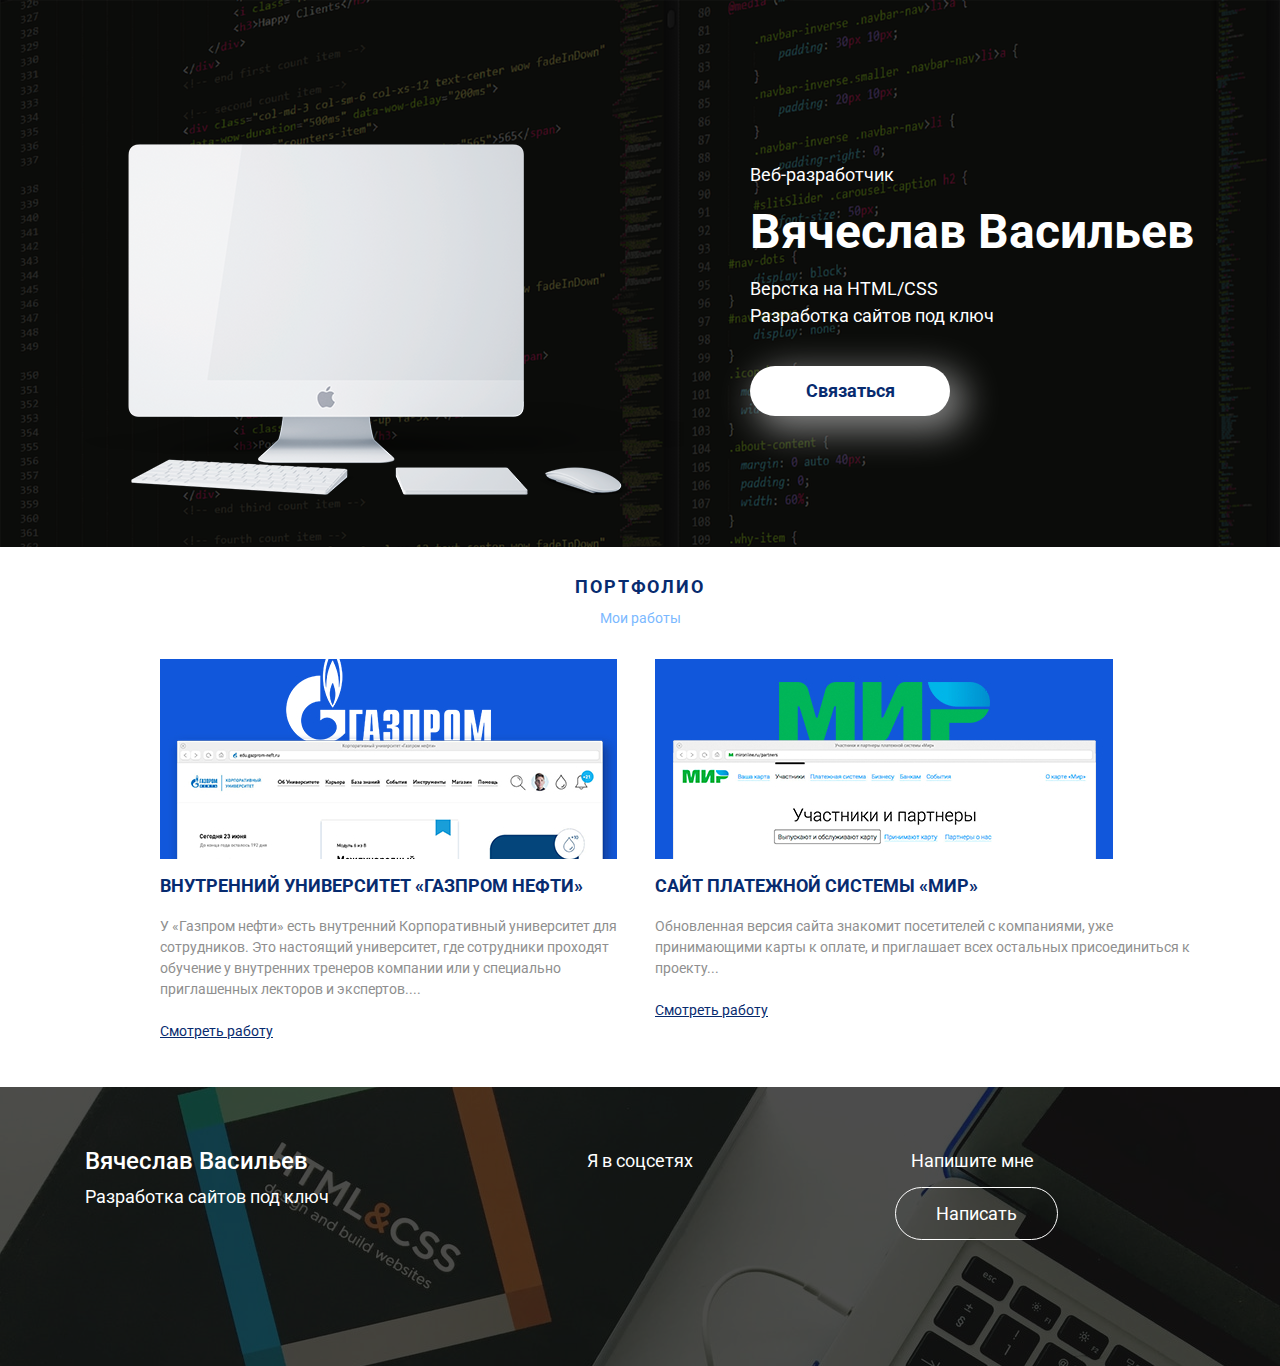
<file: html/glo-intensiv/index.html>
<!DOCTYPE html>
<html lang="ru">
<head>
	<meta charset="UTF-8">
	<meta http-equiv="X-UA-Compatible" content="IE=edge">
	<meta name="viewport" content="width=device-width, initial-scale=1">
	<meta name="description" content="">
	<meta name="auyhor" content="">
	<link rel="icon" href="/favicon.ico">
	<link rel="stylesheet" href="css/bootstrap.min.css ">
	<link rel="stylesheet" href="css/animate.css">
	<link rel="stylesheet" href="css/style.css">
	<link href="https://fonts.googleapis.com/css?family=Roboto:400,700&amp;subset=cyrillic" rel="stylesheet">
	<title>Разработка web сайтов под ключ</title>
</head>
<body>
	<header>
		<div class="container">
			<div class="row">
				<div class="col-xl-7 col-lg-7">
					<img class="header-img wow fadeInLeftBig" data-wow-delay="0.1s" src="img/imac--smart-object-.png" alt="monitor">
				</div>
				<div class="col-xl-5 col-lg-5">
					<p class="header-pretitle wow fadeInRightBig" data-wow-delay="0.7s">Веб-разработчик</p>
					<h1 class="header-title wow fadeInRightBig" data-wow-delay="0.1s">Вячеслав Васильев</h1>
					<p class="header-subtitle wow fadeInRightBig" data-wow-delay="1s">Верстка на HTML/CSS<br>
						Разработка сайтов под ключ</p>
					<div class="header-button-block wow fadeInRightBig" data-wow-delay="1.5s">
						<a class="header-btn" href="https://vk.me/vvv141188" target="_blank">Связаться</a href="https://vk.me/vvv141188">
						<!-- <small>*Это бесплатно</small> -->
					</div>
				</div>
			</div>
		</div>
	</header>

	<section class="portfolio">
		<div class="container">
			<div class="portfolio-block wow fadeIn" data-wow-delay="0.1s">
				<h2 class="portfolio-title">Портфолио</h2>
				<p class="portfolio-subtitle">Мои работы</p>
				<div class="row">
					<div class="col-md-6">
						<div class="portfolio-col-1">
							<img src="img/gazprom.jpg" alt="gazprom">
							<h3>Внутренний университет «Газпром нефти»</h3>
							<p class="portfolio-text">У «Газпром нефти» есть внутренний Корпоративный университет для сотрудников. Это настоящий университет, где сотрудники проходят обучение у внутренних тренеров компании или у специально приглашенных лекторов и экспертов....</p>
							<a href="#">Смотреть работу</a>
						</div>
					</div>
					<div class="col-md-6">
						<div class="portfolio-col-2">
							<img src="img/mir.jpg" alt="mir">
							<h3>Сайт платежной системы «Мир»</h3>
							<p class="portfolio-text">Обновленная версия сайта знакомит посетителей с компаниями, уже принимающими карты к оплате, и приглашает всех остальных присоединиться к проекту...</p>
							<a href="#">Смотреть работу</a>
						</div>
					</div>
				</div>
			</div>
		</div>
	</section>

	<footer>
		<div class="container">
			<div class="row">
				<div class="col-md-4">
					<h4 class="footer-autor">Вячеслав Васильев</h4>
					<p class="footer-text">Разработка сайтов под ключ</p>
				</div>
				<div class="col-md-4">
					<div class="social-block">
						<p>Я в соцсетях</p>
						<a class="wow fadeInDownBig" href="#"
						data-wow-delay="0.2s"><img src="img/icon/facebook-logo-button.png" alt="facebook"></a>
						<a class="wow fadeInDownBig" href="#"
						data-wow-delay="0.4s"><img src="img/icon/telegram-symbol.png" alt="telegram"></a>
						<a class="wow fadeInDownBig" href="https://vk.com/vvv141188"
						data-wow-delay="0.6s"><img src="img/icon/vk-social-logotype.png" alt="vk"></a>
					</div>
				</div>
				<div class="col-md-4">
					<p class="footer-feedback">Напишите мне</p>
					<p class="footer-btn-center">
						<a class="footer-btn" href="https://vk.me/vvv141188" target="_blank">Написать</a>
					</p>
				</div>
			</div>
		</div>
	</footer>
	
	<script src="js/wow.min.js"></script>
	<script>
		new WOW().init();
	</script>
</body>
</html>
</file>
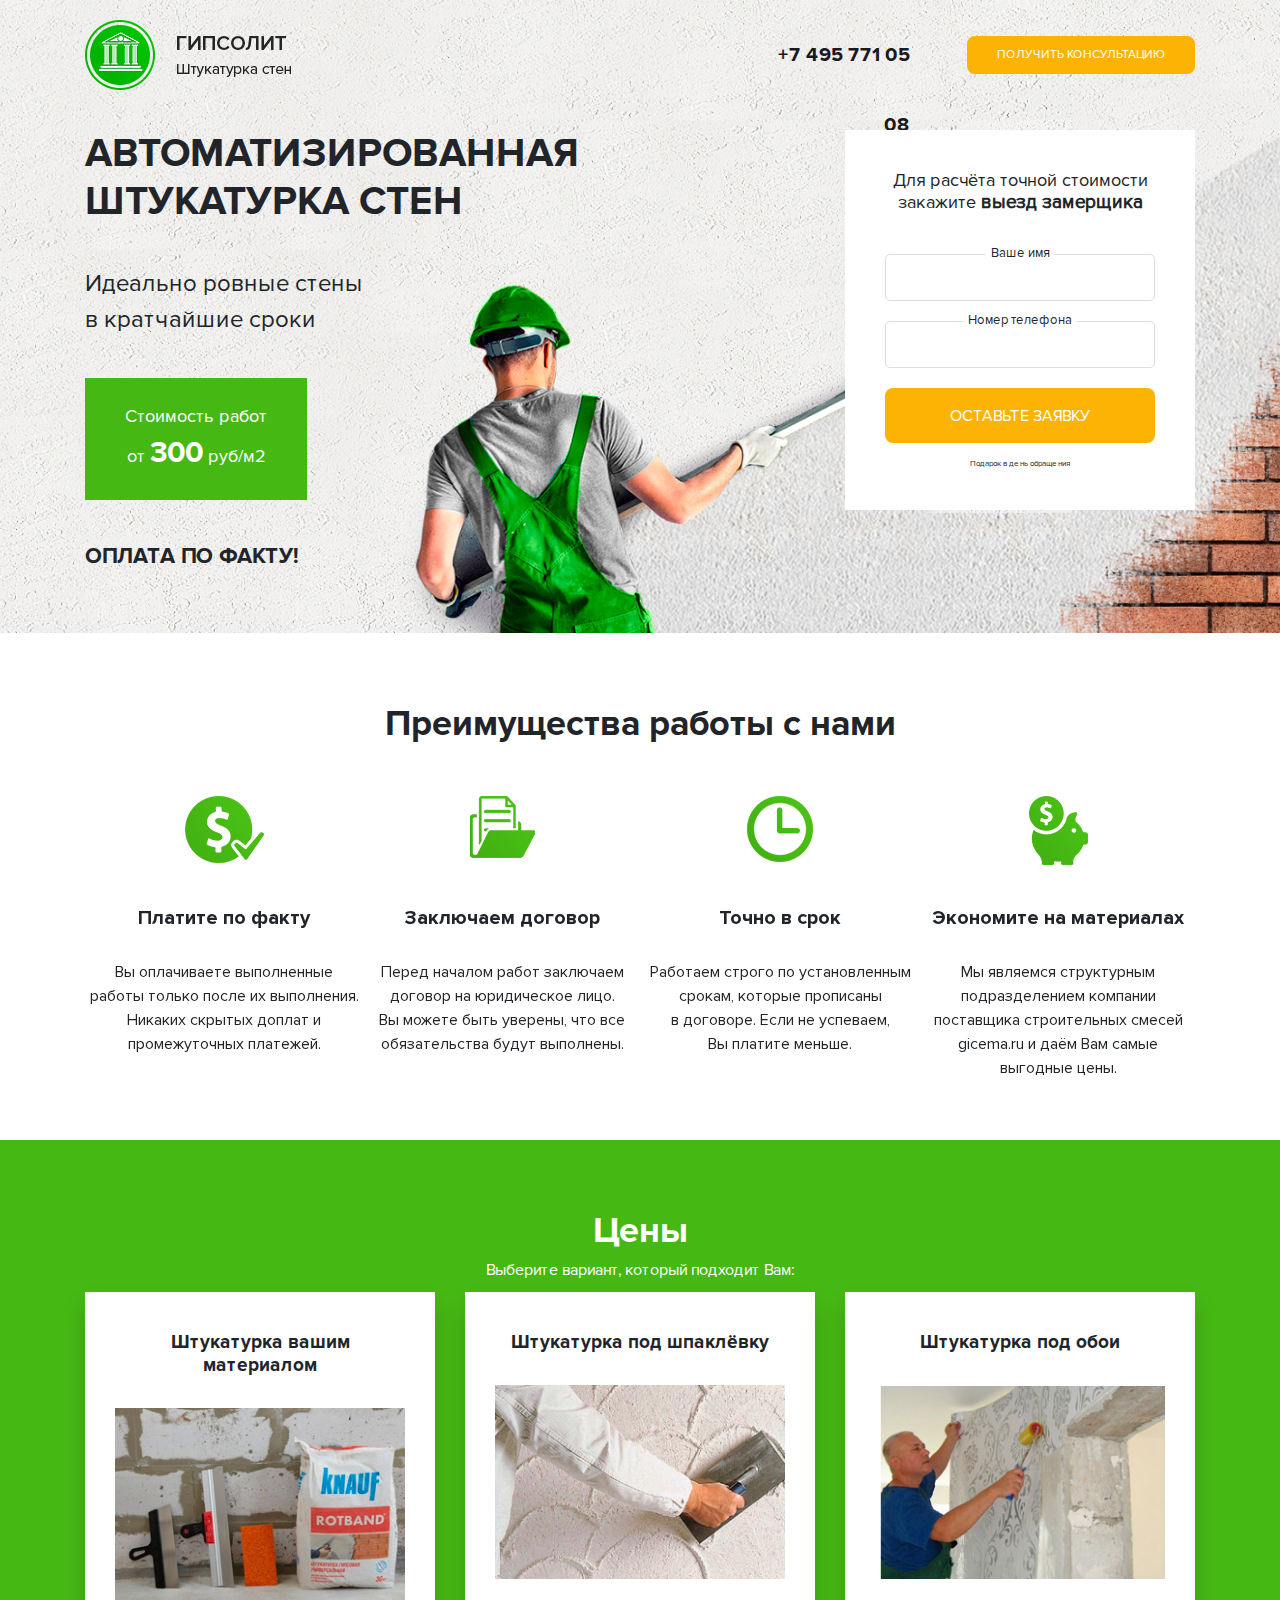
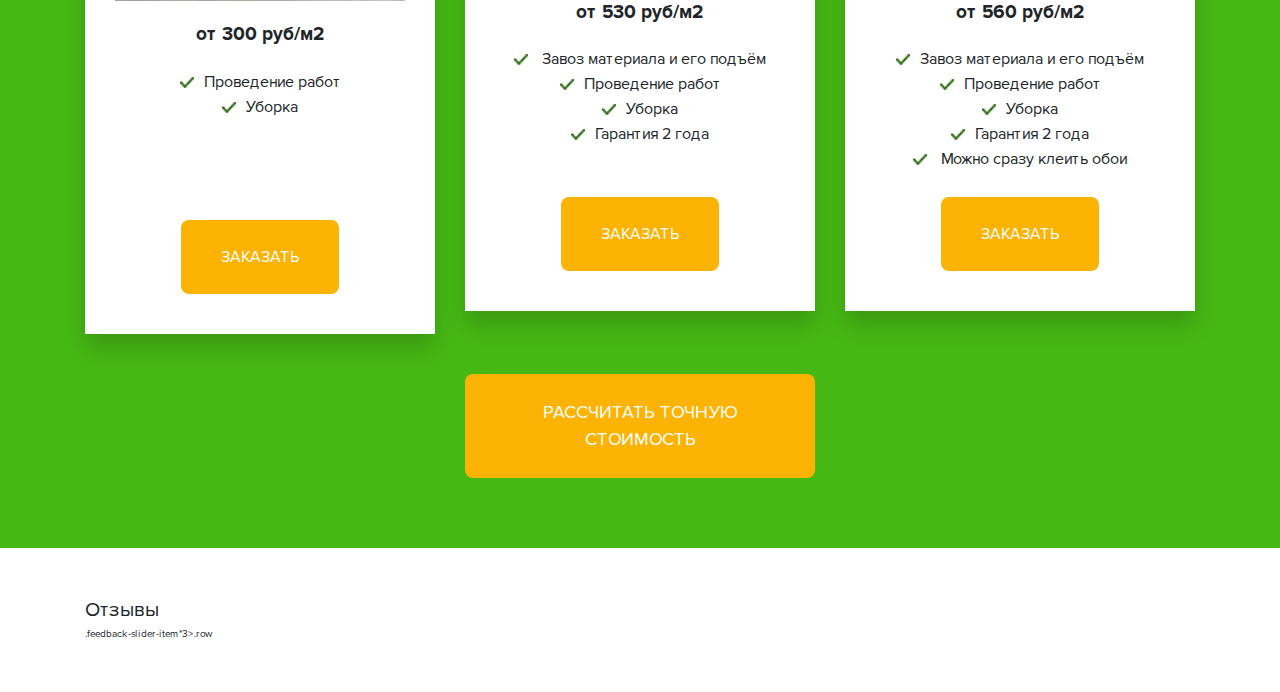
<file: html/glo-web10/module5/index.html>
<!DOCTYPE html>
<html lang="ru">
	<head>
		<meta charset="utf-8">
		<meta name="viewport" content="width=device-width, initial-scale=1, shrink-to-fit=no">
		<link rel="icon" href="/favicon.ico">
		<title>Автоматизированная штукатурка стен</title>
		<link href="css/bootstrap.min.css" rel="stylesheet">
		<link href="css/style.css" rel="stylesheet">
	</head>
	<body>
    
		<main class="main">
		  <div class="container">
        <div class="header">
          <div class="row">
            <div class="col-lg-3 col-md-4 col-sm-12">
              <img src="img/logo.png" alt="logo">
            </div>
            <div class="col-xl-2 offset-xl-4 col-lg-4 offset-lg-2 col-md-4 offset-md-0 col-sm-12">
              <p class="phone-block"><a class="phone-link" href="tel:+74957710508">+7 495 771 05 08</a></p>
            </div>
            <div class="col-lg-3 col-md-4 col-sm-12">
              <div class="wrap">
                <div class="wrap-block">
                  <button class="button header-btn popup-btn">Получить консультацию</button>
                </div>
              </div>
            </div>
          </div>
        </div>
        <div class="main-content">
          <div class="row">
            <div class="col-xl-6 col-lg-7 col-md-12">
              <div class="main-title">
                <h1>Автоматизированная штукатурка стен</h1>
                <p class="main-subtitle">Идеально ровные стены<br>в кратчайшие сроки</p>
                <span>Стоимость работ<br>
                      от <strong>300</strong> руб/м2
                </span>
                <strong class="main-trigger">Оплата по факту!</strong>
              </div>
            </div>
            <div class="col-xl-4 offset-xl-2 col-lg-5 offset-lg-0 col-md-8 offset-md-2">
              <div class="main-form">
                <h2 class="main-form-header">Для расчёта точной стоимости <br>закажите <strong>выезд замерщика</strong></h2>
                <form action="#">
                  <label for="#">Ваше имя</label>
                  <input class="main-form-input" type="text">
                  <label for="#">Номер телефона</label>
                  <input class="main-form-input" type="text">
                  <button class="main-form-btn button" type="submit">Оставьте заявку</button>
                  <small>Подарок в день обращения</small>
                </form>
                
              </div>
            </div>
          </div>
        </div>
      </div>	
		</main>
		
<section class="features">
  <div class="container">
    <h2 class="features-header">Преимущества работы с нами</h2>
    <div class="features-slider">
      <div class="features-block">
        <div class="features-img">
          <picture>
            <source srcset="img/features/coin.svg" type="image/">
            <img src="img/features/coin.png" alt="Платите по факту">
          </picture>
        </div>
        <h3>Платите по факту</h3>
        <p>Вы оплачиваете выполненные <br>работы только после их выполнения. <br>Никаких скрытых доплат и <br>промежуточных платежей.</p>
      </div>
      <div class="features-block">
        <div class="features-img">
          <picture>
            <source srcset="img/features/folde.svg" type="image/">
            <img src="img/features/folde.png" alt="Заключаем договор">
          </picture>
        </div>
        <h3>Заключаем договор</h3>
        <p>Перед началом работ заключаем <br>договор на юридическое лицо. <br>Вы можете быть уверены, что все <br>обязательства будут выполнены.</p>
      </div>
      <div class="features-block">
        <div class="features-img">
          <picture>
            <source srcset="img/features/clock.svg" type="image/">
            <img src="img/features/clock.png" alt="Точно в срок">
          </picture>
        </div>
        <h3>Точно в срок</h3>
        <p>Работаем строго по установленным <br>срокам, которые прописаны <br>в договоре. Если не успеваем, <br>Вы платите меньше.</p>
      </div>
      <div class="features-block">
        <div class="features-img">
          <picture>
            <source srcset="img/features/pig.svg" type="image/">
            <img src="img/features/pig.png" alt="Экономите на материалах">
          </picture>
        </div>
        <h3>Экономите на материалах</h3>
        <p>Мы являемся структурным <br>подразделением компании <br>поставщика строительных смесей <br>gicema.ru  и даём Вам самые <br>выгодные цены.</p>
      </div>
    </div>
  </div>
</section>

<section class="price">
  <div class="container">
    <div class="price-header">
      <div class="row">
        <div class="col-xl-4 offset-xl-4">
          <h2>Цены</h2>
          <p>Выберите вариант, который подходит Вам:</p>
        </div>

      </div>
      <div class="row">
        <div class="col-lg-4">
          <div class="price-block">
            <h4>Штукатурка вашим материалом</h4>
            <img src="img/price/price1.jpg" alt="Штукатурка вашим материалом">
            <span class="price-tag">от 300 руб/м2</span>
            <ul class="price-list">
              <li>Проведение работ</li>
              <li>Уборка</li>
            </ul>
            <button class="button price-button">Заказать</button>
          </div>
        </div>
        <div class="col-lg-4">
          <div class="price-block">
            <h4>Штукатурка под шпаклёвку</h4>
            <img src="img/price/price2.jpg" alt="Штукатурка под шпаклёвку">
            <span class="price-tag">от 530 руб/м2</span>
            <ul class="price-list">
              <li> Завоз материала и его подъём</li>
              <li>Проведение работ</li>
              <li>Уборка</li>
              <li>Гарантия 2 года</li>
            </ul>
            <button class="button price-button">Заказать</button>
          </div>
        </div>
        <div class="col-lg-4">
          <div class="price-block">
            <h4>Штукатурка под обои</h4>
            <img src="img/price/price3.jpg" alt="Штукатурка под обои">
            <span class="price-tag">от 560 руб/м2</span>
            <ul class="price-list">
              <li>Завоз материала и его подъём</li>
              <li>Проведение работ</li>
              <li>Уборка</li>
              <li>Гарантия 2 года</li>
              <li> Можно сразу клеить обои</li>
            </ul>
            <button class="button price-button">Заказать</button>
          </div>
        </div>
      </div>
      <div class="row">
        <div class="col-lg-4 offset-lg-4">
          <button class="button price-button-cal" data-toggle="modal">Рассчитать точную стоимость</button>
        </div>
      </div>
    </div>
  </div>
</section>

<section class="feedback">
  <div class="container">
    <div class="feedback-header">
      <h2>Отзывы</h2>
    </div>
    <div class="feedback-slider">
      .feedback-slider-item*3>.row
    </div>
  </div>
</section>

                      <!-- Модальные окна -->
              <!-- Получить консультацию -->
  <div class="popup">
    <div class="popup-dialog">
      <div class="popup-content">
        <button class="popup-close">&times;</button>
        <h4 class="popup-header">Заинтересовало?</h4>
        <p>Оставьте контактные данные <br>для связи</p>
        <div class="main-form popup-form">
          <form action="#">
            <label for="#">Ваше имя</label>
            <input class="main-form-input" type="text">
            <label for="#">Номер телефона</label>
            <input class="main-form-input" type="text">
            <label for="#">Сообщение</label>
            <textarea class="main-form-input" rows="5"></textarea>
            <button class="main-form-btn button" type="submit">Оставьте заявку</button>
          </form>
          
        </div>
      </div>

    </div>
  </div>

  <script src="https://ajax.googleapis.com/ajax/libs/jquery/1.11.3/jquery.min.js"></script>
  <link rel="stylesheet" href="slick/slick.css">
  <link rel="stylesheet" href="slick/slick-theme.scss">
  <script src="slick/slick.min.js"></script>
  <script>
    $(document).ready(function(){
      $('.popup-btn').on('click', function(event) {
        event.preventDefault();
        $('.popup').fadeIn();          
      });
      $('.popup-close').on('click', function(event) {
        event.preventDefault();
        $('.popup').fadeOut();
      });
      $('.features-slider').slick({
        infinite: true,
        slidesToShow: 4,
        slidesToScroll: 1,
        responsive: [
            {
              breakpoint: 991,
              settings: {
                slidesToShow: 2,
                prevArrow: '<button class="arrow prew"></button>',
                nextArrow: '<button class="arrow next"></button>',
                slidesToScroll: 2
              }
            },
            {
              breakpoint: 767,
              settings: {
                slidesToShow: 1,
                prevArrow: '<button class="arrow prew"></button>',
                nextArrow: '<button class="arrow next"></button>',
                slidesToScroll: 1
              }
            }
          ]
      });
    });
  </script>
	</body>
</html>
</file>
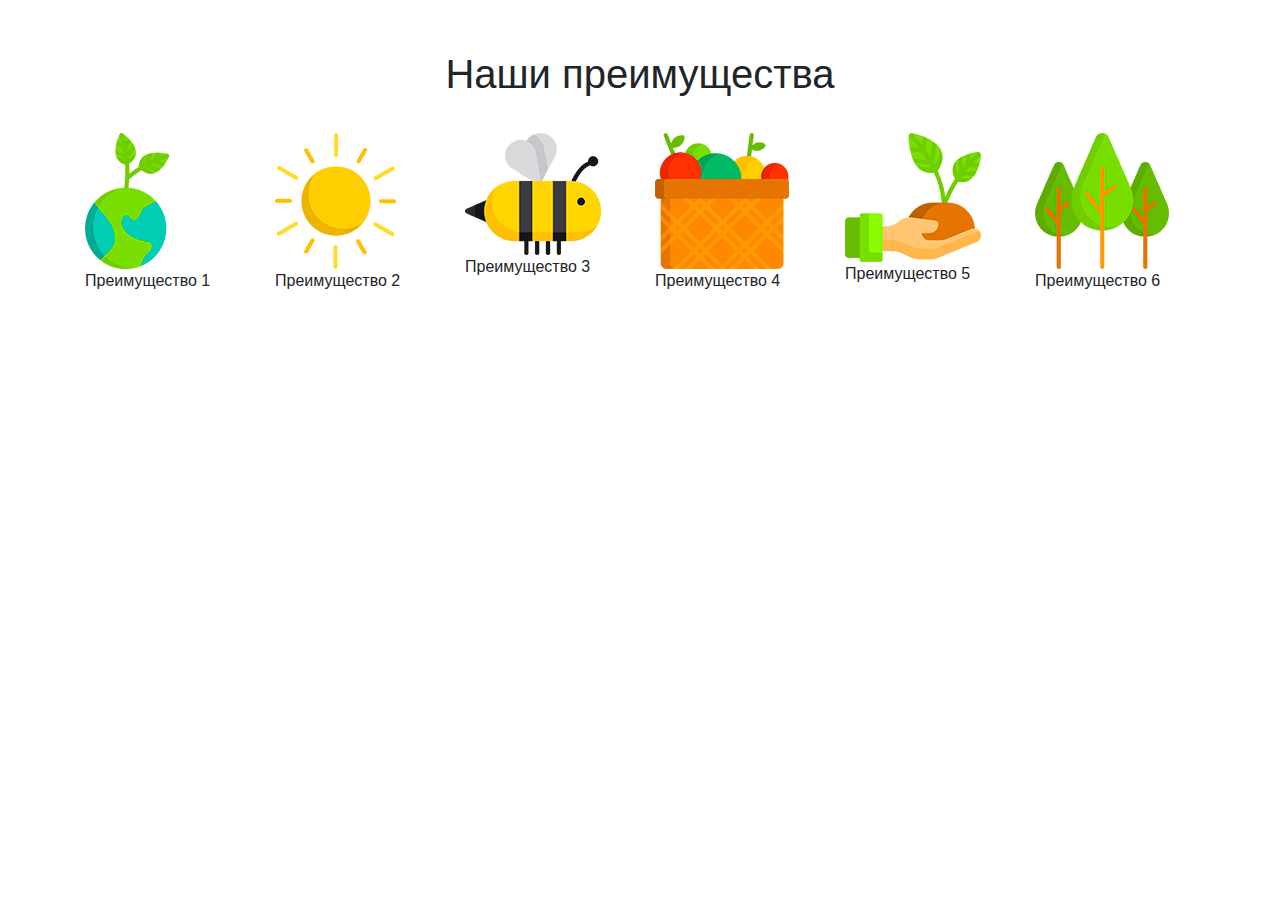
<file: html/glo-web10/project8/index.html>
<!doctype html>
<html lang="ru">
  <head>
    <!-- Required meta tags -->
    <meta charset="utf-8">
    <meta name="viewport" content="width=device-width, initial-scale=1, shrink-to-fit=no">

    <!-- Bootstrap CSS -->
    <link rel="stylesheet" href="https://maxcdn.bootstrapcdn.com/bootstrap/4.0.0/css/bootstrap.min.css" integrity="sha384-Gn5384xqQ1aoWXA+058RXPxPg6fy4IWvTNh0E263XmFcJlSAwiGgFAW/dAiS6JXm" crossorigin="anonymous">
	<link rel="stylesheet" href="css/style.css">
    <title>Домашняя работа к заданию 8</title>
  </head>
  <body>
	<section>
		<div class="container">
			<h1>Наши преимущества</h1>
			<div class="row">
				<div class="col-lg-2 col-md-4 col-sm-6 col-12 size">
					<img src="img/world.png" alt="world">
					<p>Преимущество 1</p>
				</div>
				<div class="col-lg-2 col-md-4 col-sm-6 col-12">
					<img src="img/sun.png" alt="sun">
					<p>Преимущество 2</p>
				</div>
				<div class="col-lg-2 col-md-4 col-sm-6 col-12">
					<img src="img/bee.png" alt="bee">
					<p>Преимущество 3</p>
				</div>
				<div class="col-lg-2 col-md-4 col-sm-6 col-12">
					<img src="img/fruits.png" alt="fruits">
					<p>Преимущество 4</p>
				</div>
				<div class="col-lg-2 col-md-4 col-sm-6 col-12">
					<img src="img/hand.png" alt="hand">
					<p>Преимущество 5</p>
				</div>
				<div class="col-lg-2 col-md-4 col-sm-6 col-12">
					<img src="img/forest.png" alt="forest">
					<p>Преимущество 6</p>
				</div>
			</div>
		</div>
	</section>
  </body>
</html>
</file>
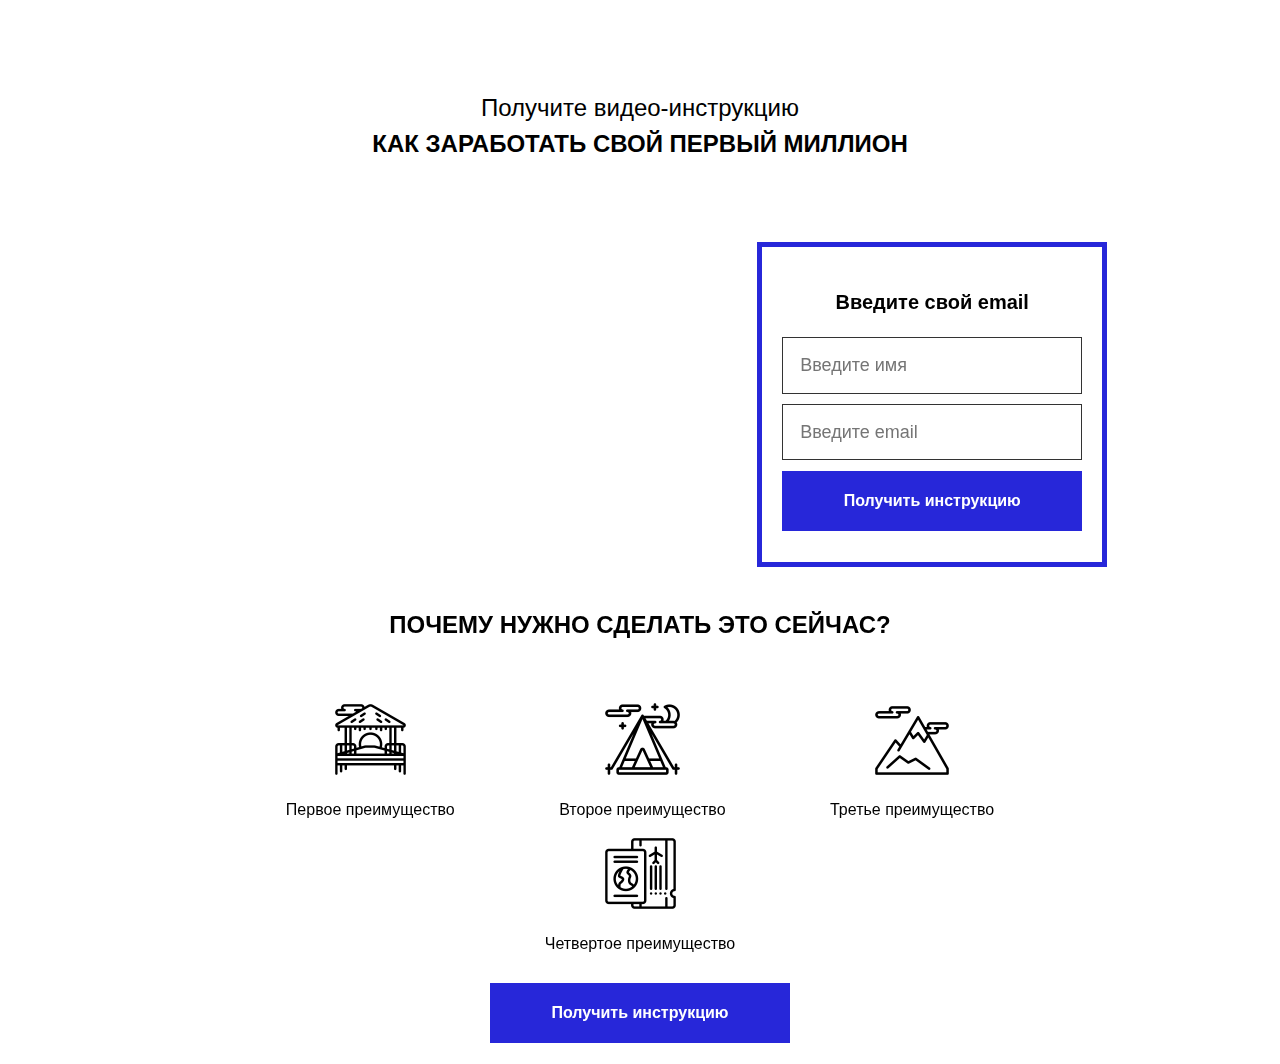
<file: html/glo-web10/project7/lesson 7/index.html>
<!DOCTYPE html>
<html lang="ru">
	<head>
		<meta charset="UTF-8">
		<title>Мой первый сайт на курсе web разработчик</title>
	</head>
	<body>
		<div class="section">
			<h1 class="main-header"><span>Получите видео-инструкцию</span><strong>Как заработать свой первый миллион</strong></h1>
			<div class="main">
				<div class="video">
					<iframe width="550" height="309" src="https://www.youtube.com/embed/ayVLjyWqMCs?rel=0&amp;showinfo=0" frameborder="0" allow="autoplay; encrypted-media" allowfullscreen></iframe>
				</div>
				<div class="form">
					<p class="form-header">Введите свой email</p>
					<form action="#">
						<input type="text" placeholder="Введите имя">
						<input type="text" placeholder="Введите email">
						<button class="btn">Получить инструкцию</button>
					</form>
				</div>
			</div>
		</div>

		<div class="section">
			<h2 class="feature-header">Почему нужно сделать это сейчас?</h2>
			<div class="feature">
				<div class="col">
					<img src="img/01.png" alt="Первое преимущество">
					<p>Первое преимущество</p>
				</div>
				<div class="col">
					<img src="img/02.png" alt="Второе преимущество">
					<p>Второе преимущество</p>
				</div>
				<div class="col">
					<img src="img/03.png" alt="Третье преимущество">
					<p>Третье преимущество</p>
				</div>
				<div class="col">
					<img src="img/04.png" alt="Четвертое преимущество">
					<p>Четвертое преимущество</p>
				</div>
			</div>
			<button class="btn">Получить инструкцию</button>
		</div>

	<link rel="stylesheet" href="css/normailize.css">	
	<link rel="stylesheet" href="css/style.css">
	</body>
</html>
</file>
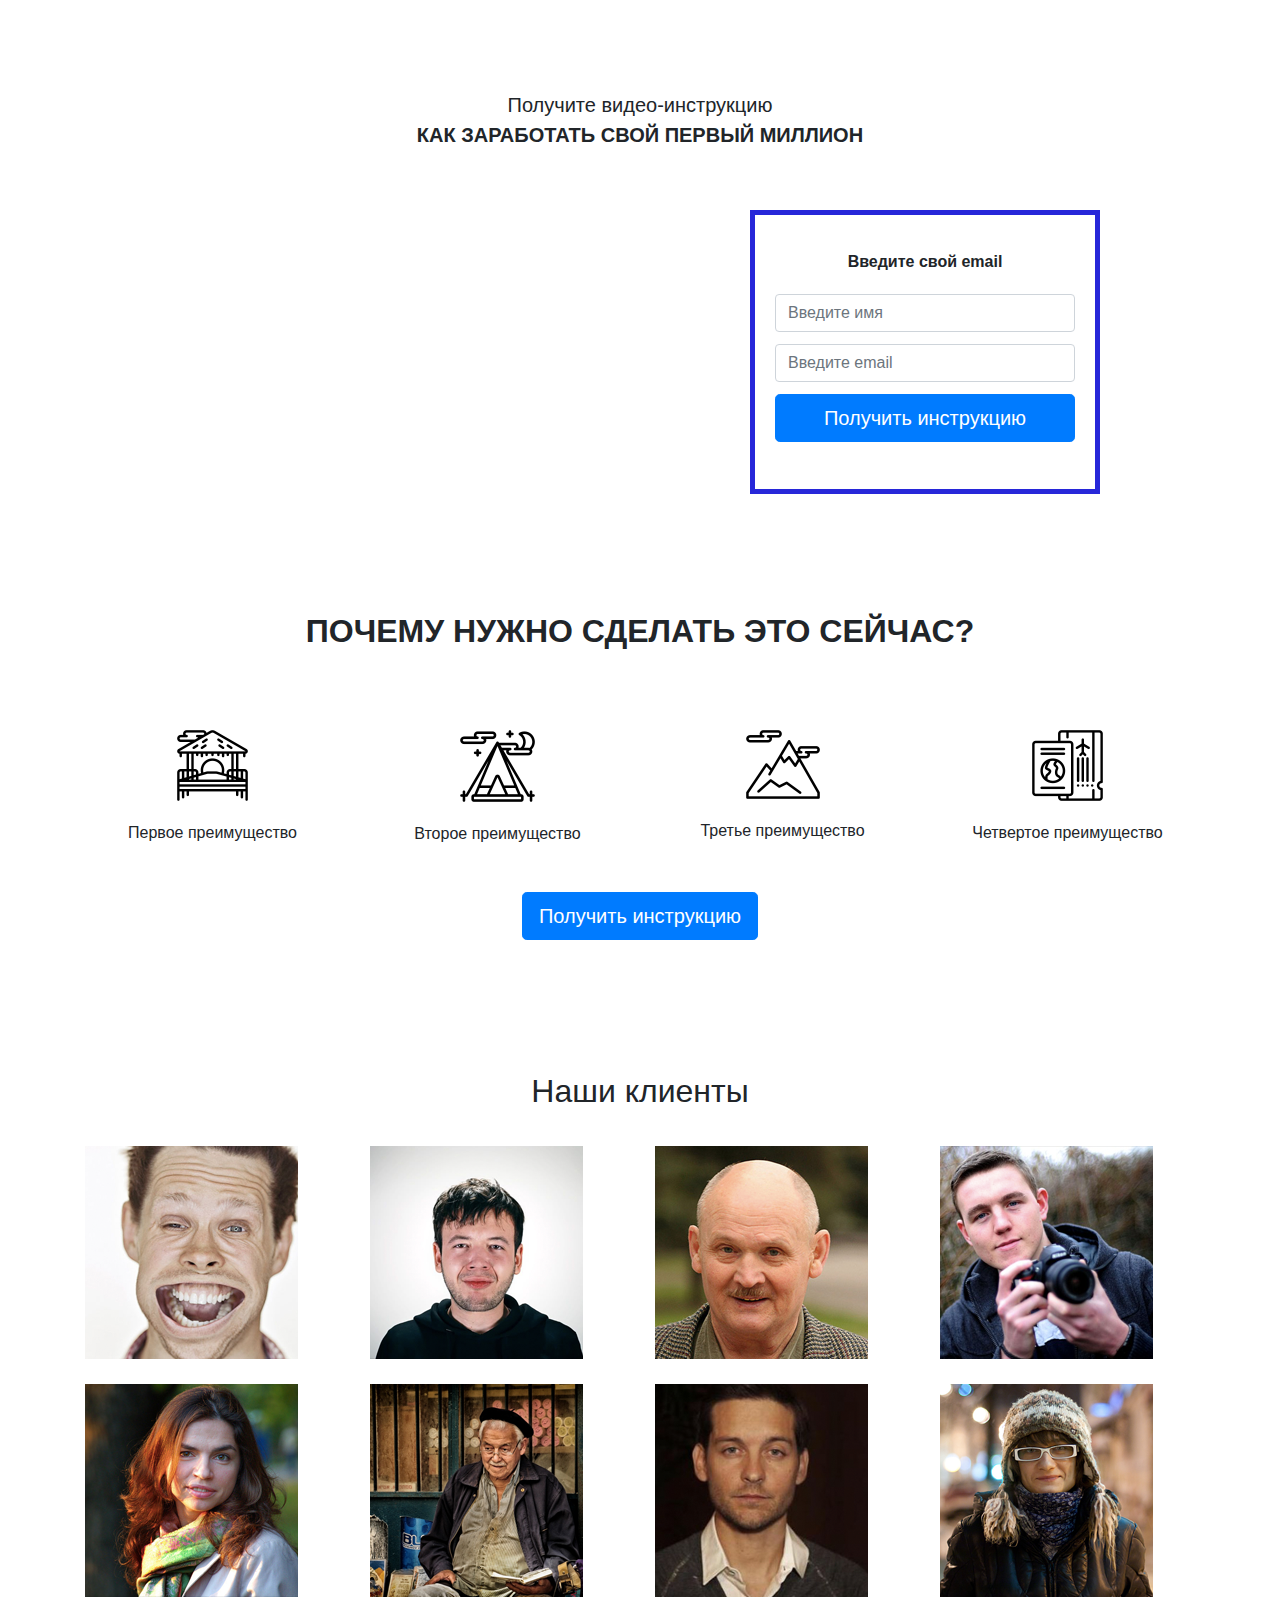
<file: html/glo-web10/project7/lesson7_bootstrap/index.html>
<!DOCTYPE html>
<html lang="ru">
	<head>
		<meta charset="UTF-8">
		<title>Мой первый сайт на курсе web разработчик</title>
	</head>
	<body>
		<div class="section">
			<div class="container">
				<div class="row">
					<div class="col-lg-6 offset-lg-3">
						<h1 class="main-header text-center">
							<span>Получите видео-инструкцию</span>
							<strong class="text-uppercase">Как заработать свой первый миллион</strong>
						</h1>
					</div>
				</div>
				<div class="row">
					<div class="col-lg-6 offset-lg-1 col-md-8 offset-md-2">
						<div class="video">
							<iframe width="100%" height="315" src="https://www.youtube.com/embed/ayVLjyWqMCs?rel=0&amp;showinfo=0" frameborder="0" allow="autoplay; encrypted-media" allowfullscreen></iframe>
						</div>
					</div>
					<div class="col-lg-4 offset-lg-0 col-md-8 offset-md-2">
						<div class="form">
							<p class="form-header text-center">Введите свой email</p>
							<form action="#">
								<input  class="form-control input-lg" type="text" placeholder="Введите имя">
								<input  class="form-control input-lg" type="text" placeholder="Введите email">
								<button class="btn btn-primary btn-lg btn-block form-btn">Получить инструкцию</button>
							</form>
						</div>
					</div>
				</div>
			</div>
		</div>

		<div class="section">
			<div class="container">
				<div class="row">
					<div class="col-lg-12">
						<h2 class="section-header text-uppercase text-center">Почему нужно сделать это сейчас?</h2>
					</div>
				</div>
				<div class="feature text-center">
					<div class="row">
						<div class="col-lg-3 col-md-6">
							<div class="feature-box">
								<img src="img/01.png" alt="Первое преимущество">
								<p>Первое преимущество</p>
							</div>
						</div>
						<div class="col-lg-3 col-md-6">
							<div class="feature-box">
								<img src="img/02.png" alt="Второе преимущество">
								<p>Второе преимущество</p>
							</div>
						</div>
						<div class="col-lg-3 col-md-6">
							<div class="feature-box">
								<img src="img/03.png" alt="Третье преимущество">
								<p>Третье преимущество</p>
							</div>
						</div>
						<div class="col-lg-3 col-md-6">
							<div class="feature-box">
								<img src="img/04.png" alt="Четвертое преимущество">
								<p>Четвертое преимущество</p>
							</div>
						</div>
					</div>
					<button class="btn btn-primary btn-lg center-block form-btn">Получить инструкцию</button>
				</div>
			</div>
		</div>

		<div class="section">
			<div class="container">
				<h2 class="text-center">Наши клиенты</h2>
				<div class="row clients1">
					<div class="col-lg-3"><img src="img/c1.png" alt=""></div>
					<div class="col-lg-3"><img src="img/c2.png" alt=""></div>
					<div class="col-lg-3"><img src="img/c3.png" alt=""></div>
					<div class="col-lg-3"><img src="img/c4.png" alt=""></div>
				</div>
				<div class="row">
					<div class="col-lg-3"><img src="img/c5.png" alt=""></div>
					<div class="col-lg-3"><img src="img/c6.png" alt=""></div>
					<div class="col-lg-3"><img src="img/c7.png" alt=""></div>
					<div class="col-lg-3"><img src="img/c8.png" alt=""></div>
				</div>
			</div>
		</div>

	<link rel="stylesheet" href="css/bootstrap.min.css">	
	<link rel="stylesheet" href="css/style.css">
	</body>
</html>
</file>
<file: html/glo-intensiv/css/style.css>
body {
	font-family: 'Roboto', sans-serif;
	font-size: 18px;
}
img {
	max-width: 100%;
}
header {
	padding-top: 59px;
	padding-bottom: 22px;
	background: url(../img/bg-header.png);
	background-size: cover;
	color: #fff;
	position: relative;
	z-index: 1;
}
header:before{
  	content:'';
    position: absolute;
    top: 0;
    width: 100%;
    height: 100%;
    background: rgba(0,0,0,.7);
    z-index: -1;
 }
 .header-img {
 	margin-top: 85px;
 	margin-bottom: 30px;
 }
.header-pretitle {
	margin-top: 102px;
}
.header-title {
	font-size: 48px;
	font-weight: 700;
	line-height: 46px;
	margin-top: 21px;
}
.header-subtitle {
	margin-top: 20px;
}
.header-btn {
	display: inline-block;
	width: 200px;
	height: 50px;
	margin-top: 21px;
	box-shadow: 10px 10px 35px 5px rgba(150, 150, 150, 0.85);
	border-radius: 25px;
	background-color: #fff;	
	text-decoration: none;
	text-align: center;
	line-height: 50px;
	vertical-align: middle;
	color: #072b6f;
	font-size: 18px;
	font-weight: 700;
	border: none;
}
.header-btn:hover {
	text-decoration: none;
	color: #072b6f;
	box-shadow: none;
	-webkit-transition: .2s;
	-o-transition: .2s;
	transition: .2s;
}
.header-button-block {
	max-width: 210px;
}
/*header small {
	margin-top: 9px;
	display: block;
	text-align: center;
	font-size: 12px;*/
}
.portfolio {
	padding-top: 44px;
	padding-bottom: 71px;
}
.portfolio-block {
	background-color: #fff;
	padding-top: 29px;
	padding-bottom: 44px;
}
.portfolio-title {
	color: #072b6f;
	font-weight: 700;
	font-size: 18px;
	text-transform: uppercase;
	letter-spacing: 1.8px;
}
.portfolio-subtitle {
	margin-top: 10px;
	margin-bottom: 30px;
	color: #7bb9ff;
	font-size: 14px;
}
.portfolio-title, .portfolio-subtitle {
	text-align: center;
}
.portfolio-col-1 {
	margin-left: 25px;
	padding-left: 50px;
}
.portfolio-block h3 {
	margin-top: 16px;
	margin-bottom: 20px;
	color: #072b6f;
	font-size: 18px;
	font-weight: 700;
	text-transform: uppercase;
}
.portfolio-text {
	color: #8f8f8f;
	font-size: 14px;
}
.portfolio-block a {
	color: #072b6f;
	font-size: 14px;
	text-decoration: underline;
}
footer {
	padding-top: 60px;
	padding-bottom: 110px;
	background: url(../img/bg-footer.jpeg);
	background-size: 100%;
	color: #fff;
	position: relative;
	z-index: 1;
}
footer:before{
  	content:'';
    position: absolute;
    top: 0;
    width: 100%;
    height: 100%;
    background: rgba(0,0,0,.7);
    z-index: -1;
}
.footer-autor {
	font-size: 24px;
	margin-bottom: 7px;
}
.footer-text {
	margin-top: 0;

}
.social-block {
	text-align: center;
}
.social-block a {
	display: inline-block;
	margin-left: 13px;
	margin-right: 13px;
}
.footer-feedback {
	margin-bottom: 13px;
	margin-left: 66px;
}
.footer-btn {
	display: inline-block;
	padding: 12px 40px;
	border: 1px solid #fff;
	background-color: transparent;
	color: #fff;
	font-size: 18px;
	border-radius: 50px;
	margin-left: 50px;
}
.footer-btn:hover {
	background-color: #fff;
	text-decoration: none;
	color: #3a7dfd;
	-webkit-transition: 0.2s;
	-o-transition: 0.2s;
	transition: 0.2s;
}

@media (max-width: 1200px) {
	.header-pretitle {
		margin-top: 60px;
	}
	.portfolio-col-1 {
		margin-left: 0;
		padding-left: 25px;
	}
	.portfolio-col-2 {
		padding-right: 25px;
	}
}
@media (max-width: 992px) {
	.header-img {
		display: none;
	}
	.header-pretitle {
		margin-top: 10px;
	}
	.footer-autor {
		font-size: 18px;
	}
	.footer-text {
		font-size: 14px;
	}
	.social-block a {
		margin-left: 5px;
		margin-right: 5px;
	}
	.social-block img {
		width: 30px;
	}
	.footer-btn {
		font-size: 14px;
		padding: 8px 35px
	}
	.footer-feedback {
		font-size: 18px;
		margin-left: 50px;
	}
}
@media (max-width: 768px) {
	.portfolio-col-1 {
		padding-left: 20px;
		padding-right: 20px;
		margin-bottom: 40px;
	}
	.portfolio-col-2 {
		padding-left: 20px;
		padding-right: 20px;
	}
	footer {
		background-size: cover;
	}
	.footer-autor,
	.footer-text, 
	.footer-feedback,
	.footer-btn-center {
		text-align: center;
	}
	.footer-feedback {
		margin-top: 10px;
		margin-left: 0;
	}
	.footer-btn {
		margin-left: 0;
	}
}
</file>
<file: html/glo-web10/module5/css/style.css>
/* Fonts family */
@font-face {
  font-family: 'ProximaNova_reg';
  src: url('../fonts/ProximaNova-Regular.eot');
  src: url('../fonts/ProximaNova-Regular.eot?#iefix') format('embedded-opentype'), url('../fonts/ProximaNova-Regular.woff2') format('woff2'), url('../fonts/ProximaNova-Regular.woff') format('woff'), url('../fonts/ProximaNova-Regular.ttf') format('truetype'), url('../fonts/ProximaNova-Regular.svg#ProximaNova-Regular') format('svg');
  font-weight: normal;
  font-style: normal;
}
@font-face {
  font-family: 'ProximaNova_bold';
  src: url('../fonts/ProximaNova-Bold.eot');
  src: url('../fonts/ProximaNova-Bold.eot?#iefix') format('embedded-opentype'), url('../fonts/ProximaNova-Bold.woff2') format('woff2'), url('../fonts/ProximaNova-Bold.woff') format('woff'), url('../fonts/ProximaNova-Bold.ttf') format('truetype'), url('../fonts/ProximaNova-Bold.svg#ProximaNova-Bold') format('svg');
  font-weight: bold;
  font-style: normal;
}
/* Colors */
/* Basic settings */
html {
  font-size: 10px;
}
body {
  font-family: 'ProximaNova_reg', sans-serif;
}
section {
  padding: 5rem 0;
}
button:focus,
input:focus,
a:focus,
textarea:focus {
  outline: none;
}
.button {
  padding: 1rem 3rem;
  border-radius: .8rem;
  font-size: 1.2rem;
  background-color: #fcb303;
  color: #ffffff;
  text-transform: uppercase;
  border: none;
  -webkit-transition: all 0.2s;
  transition: all 0.2s;
}
.button:hover {
  cursor: pointer;
  background-color: #e3a103;
}
/* Typography */
/* main */
.main {
  padding-top: 2rem;
  background: #ffffff url(../img/bg-main.jpg) center center no-repeat;
  background-size: cover;
  /* Главная форма */
}
.main-content {
  margin-top: 4rem;
}
.main-content h1 {
  margin-top: 0;
  margin-bottom: 4rem;
  font-family: 'ProximaNova_bold', sans-serif;
  font-weight: 700;
  font-size: 4rem;
  line-height: 1.2;
  text-transform: uppercase;
}
.main-subtitle {
  margin-bottom: 4rem;
  font-size: 2.4rem;
}
.main span {
  display: inline-block;
  padding: 2.5rem 4rem;
  font-size: 1.8rem;
  color: #ffffff;
  text-align: center;
  background-color: #46b814;
}
.main span strong {
  font-family: 'ProximaNova_bold', sans-serif;
  font-size: 3rem;
}
.main-trigger {
  display: block;
  margin-top: 4rem;
  margin-bottom: 6rem;
  font-family: 'ProximaNova_bold', sans-serif;
  font-size: 2.2rem;
  text-transform: uppercase;
}
.main-form {
  margin-bottom: 2rem;
  padding: 4rem 4rem;
  background-color: #ffffff;
  text-align: center;
  /* Заголовок формы */
  /* Поле для ввода*/
  /* Подписи к полям */
  /* Кнопка */
  /* Подпись под кнопкой */
}
.main-form-header {
  font-size: 1.8rem;
  margin-bottom: 4rem;
}
.main-form-header strong {
  font-size: 1.9rem;
}
.main-form-input {
  display: block;
  margin: 2rem 0;
  width: 100%;
  padding: 1.5rem;
  border: 1px solid #ddd;
  border-radius: 5px;
}
.main-form label {
  position: absolute;
  display: inline-block;
  left: 50%;
  -webkit-transform: translateX(-50%) translateY(-50%);
          transform: translateX(-50%) translateY(-50%);
  padding: .5rem;
  font-size: 1.3rem;
  background-color: #ffffff;
}
.main-form-btn {
  display: block;
  width: 100%;
  height: 5.5rem;
  font-size: 1.6rem;
}
.main-form small {
  display: block;
  margin-top: 1.5rem;
}
.header {
  height: 7rem;
}
.wrap {
  display: table;
  width: 100%;
  height: 7rem;
}
.wrap-block {
  display: table-cell;
  text-align: right;
  vertical-align: middle;
}
.phone-block {
  text-align: right;
}
.phone-link {
  display: inline-block;
  font-family: 'ProximaNova_bold', sans-serif;
  font-weight: 900;
  font-size: 2rem;
  height: 7rem;
  line-height: 7rem;
  color: #1a1820;
}
/* features */
.features-block {
  text-align: center;
}
.features-block h3 {
  margin-bottom: 3rem;
  font-size: 2rem;
  font-family: 'ProximaNova_bold', sans-serif;
}
.features-block p {
  font-size: 1.6rem;
}
.features-img {
  height: 8rem;
  margin-bottom: 3rem;
}
.features-img img {
  display: block;
  margin: 0 auto;
}
.features-slider {
  margin-top: 5rem;
}
.features .features-header {
  margin: 2rem 0;
  font-family: 'ProximaNova_bold', sans-serif;
  font-size: 3.6rem;
  text-align: center;
}
.slick-active {
  outline: none;
}
.arrow {
  position: absolute;
  -webkit-transform: translateY(-50%);
          transform: translateY(-50%);
  z-index: 99;
  top: 50%;
  width: 2rem;
  height: 2rem;
  border: none;
}
.prew {
  left: 0;
  background: url(../img/features/arrow-prev.svg) center no-repeat;
  background-size: 70%;
}
.next {
  right: 0;
  background: url(../img/features/arrow-next.svg) center no-repeat;
  background-size: 70%;
}
.prew:hover,
.next:hover {
  cursor: pointer;
}
/* price*/
.price {
  background: #46b814;
}
.price-header {
  margin: 2rem 0;
  text-align: center;
}
.price-header h2 {
  font-family: 'ProximaNova_bold', sans-serif;
  font-size: 3.6rem;
  color: #ffffff;
}
.price-header p {
  color: #ffffff;
  font-size: 1.6rem;
}
.price-block {
  padding: 1rem 3rem 4rem;
  min-height: 50rem;
  background-color: #ffffff;
  -webkit-box-shadow: 0 14px 21px rgba(0, 0, 0, 0.17);
          box-shadow: 0 14px 21px rgba(0, 0, 0, 0.17);
  text-align: center;
}
.price-block h4 {
  margin: 3rem 0;
  font-size: 1.9rem;
  font-family: 'ProximaNova_bold', sans-serif;
}
.price-block img {
  width: 100%;
  max-width: 30rem;
  display: inline-block;
  margin: 0;
  padding: 0;
  margin-bottom: 2rem;
}
.price-tag {
  display: block;
  margin-bottom: 2rem;
  font-size: 1.9rem;
  font-family: 'ProximaNova_bold', sans-serif;
}
.price-list {
  padding: 0;
  list-style-type: none;
  min-height: 14rem;
  font-size: 1.6rem;
  line-height: 2.5rem;
}
.price-list li:before {
  content: '';
  display: inline-block;
  width: 1.4rem;
  height: 1.4rem;
  margin-right: 1rem;
  background: url('../img/price/checked.png') no-repeat center;
  background-size: 100%;
  vertical-align: middle;
}
.price-button {
  padding: 2.5rem 4rem;
  font-size: 1.6rem;
}
.price-button-cal {
  padding: 2.5rem 2rem;
  margin-top: 4rem;
  font-size: 1.8rem;
}
/* popup */
.popup {
  display: none;
  position: fixed;
  left: 0;
  top: 0;
  right: 0;
  bottom: 0;
  width: 100%;
  height: 100%;
  z-index: 9;
  background-color: rgba(0, 0, 0, 0.5);
}
.popup-content {
  position: fixed;
  left: 50%;
  top: 10%;
  padding: 4rem 6rem;
  background-color: #ffffff;
  -webkit-transform: translateX(-50%);
          transform: translateX(-50%);
}
.popup-form {
  margin: 3rem;
  padding: 0;
}
.popup-close {
  position: absolute;
  top: -1.5rem;
  right: -2rem;
  width: 2rem;
  text-align: center;
  border: none;
  background-color: transparent;
  font-size: 3rem;
  color: #ffffff;
}
.popup-close:hover {
  cursor: pointer;
}
.popup-content {
  text-align: center;
}
.popup-header {
  font-family: 'ProximaNova_bold', sans-serif;
}
/* media */
@media (max-width: 991px) {
  .main {
    background-position: top right;
  }
  .phone-block {
    text-align: center;
  }
  .main-content {
    margin-top: 2rem;
  }
  .main-title {
    text-align: center;
    padding-bottom: 3rem;
  }
}
@media (max-width: 767px) {
  .main {
    background-position: top left;
  }
  .main-content h1 {
    margin-top: 16rem;
  }
  .header {
    text-align: center;
  }
  .wrap-block {
    text-align: center;
  }
}
@media (max-width: 575px) {
  .main-content h1 {
    font-size: 3rem;
  }
}
</file>
<file: html/glo-web10/project8/css/style.css>
h1 {
	text-align: center;
	margin-top: 50px;
	margin-bottom: 35px;
}
.size {
	width: 136px;
	height: 136px;
}
</file>
<file: html/glo-web10/project7/lesson 7/css/style.css>
* {
	box-sizing: border-box;
}

body {
	font-family: Tahoma, sans-serif;
	line-height: 1.5;
	color: #33333;
}

.section {
	padding: 10px 10%;
}

.main-header {
	margin-top: 80px;
	font-size: 24px;
	text-align: center;
}

.main-header span {
	font-size: 24px;
	font-weight: 400;
	display: block;
}

.main-header strong {
	font-weight: 900;
	text-transform: uppercase;
}

.main {
	text-align: center;
	margin-top: 80px;
}

.video, .form {
	display: inline-block;
	vertical-align: top;
}

.form {
	margin-left: 30px;
	text-align: center;
	padding: 20px;
	border: 5px solid #2727d9;
}

.form-header {
	margin-bottom: 20px;
	text-align: center;
	font-size: 20px;
	font-weight: 900;
}

.form input {
	display: block;
	margin-top: 10px;
	width: 300px;
	padding: 17px;
	border: 1px solid #333;
	font-size: 18px;
}

.btn {
	display: block;
	margin: 11px auto;
	font-style: 18px;
	font-weight: 900;
	color: #fff;
	background-color: #2727d9;
	border: none;
	width: 300px;
	height: 60px;
}

.col {
	display: inline-block;
	text-align: center;
	margin: 0 50px;S
}

.feature-header {
	text-align: center;
	text-transform: uppercase;
	font-weight: 900;
	font-style: 24px;
}

.feature {
	margin-top: 60px;
	text-align: center;
}
</file>
<file: html/glo-web10/project7/lesson7_bootstrap/css/style.css>
.main-header {
	margin: 60px auto;
	font-size: 20px;
	line-height: 1.5;
}

.main-header span {
	display: block;
}

.section {
	padding: 30px 0;
}

.container, .col-lg-6 {
	/*border: 1px solid red;*/
}

.form {
	border: 5px solid #2727d9;
	padding: 35px 20px;
}

.form input {
	margin-bottom: 12px; 
}

.form-header, .section-header {
	margin-bottom: 20px;
	font-style: 20px;
	font-weight: 900;
}

.form-btn {
	margin: 12px auto;
}

.feature {
	margin: 60px auto;
}

.feature p {
	margin-top: 20px;
}

.video {
	margin-bottom: 20px;
}

.feature-box {
	height: 150px;
}
.clients1 {
	margin-top: 35px;
	margin-bottom: 25px;
}
</file>
<file: html/glo-web10/project7/lesson 7/css/normailize.css>
/*! normalize.css v7.0.0 | MIT License | github.com/necolas/normalize.css */

/* Document
   ========================================================================== */

/**
 * 1. Correct the line height in all browsers.
 * 2. Prevent adjustments of font size after orientation changes in
 *    IE on Windows Phone and in iOS.
 */

html {
  line-height: 1.15; /* 1 */
  -ms-text-size-adjust: 100%; /* 2 */
  -webkit-text-size-adjust: 100%; /* 2 */
}

/* Sections
   ========================================================================== */

/**
 * Remove the margin in all browsers (opinionated).
 */

body {
  margin: 0;
}

/**
 * Add the correct display in IE 9-.
 */

article,
aside,
footer,
header,
nav,
section {
  display: block;
}

/**
 * Correct the font size and margin on `h1` elements within `section` and
 * `article` contexts in Chrome, Firefox, and Safari.
 */

h1 {
  font-size: 2em;
  margin: 0.67em 0;
}

/* Grouping content
   ========================================================================== */

/**
 * Add the correct display in IE 9-.
 * 1. Add the correct display in IE.
 */

figcaption,
figure,
main { /* 1 */
  display: block;
}

/**
 * Add the correct margin in IE 8.
 */

figure {
  margin: 1em 40px;
}

/**
 * 1. Add the correct box sizing in Firefox.
 * 2. Show the overflow in Edge and IE.
 */

hr {
  box-sizing: content-box; /* 1 */
  height: 0; /* 1 */
  overflow: visible; /* 2 */
}

/**
 * 1. Correct the inheritance and scaling of font size in all browsers.
 * 2. Correct the odd `em` font sizing in all browsers.
 */

pre {
  font-family: monospace, monospace; /* 1 */
  font-size: 1em; /* 2 */
}

/* Text-level semantics
   ========================================================================== */

/**
 * 1. Remove the gray background on active links in IE 10.
 * 2. Remove gaps in links underline in iOS 8+ and Safari 8+.
 */

a {
  background-color: transparent; /* 1 */
  -webkit-text-decoration-skip: objects; /* 2 */
}

/**
 * 1. Remove the bottom border in Chrome 57- and Firefox 39-.
 * 2. Add the correct text decoration in Chrome, Edge, IE, Opera, and Safari.
 */

abbr[title] {
  border-bottom: none; /* 1 */
  text-decoration: underline; /* 2 */
  text-decoration: underline dotted; /* 2 */
}

/**
 * Prevent the duplicate application of `bolder` by the next rule in Safari 6.
 */

b,
strong {
  font-weight: inherit;
}

/**
 * Add the correct font weight in Chrome, Edge, and Safari.
 */

b,
strong {
  font-weight: bolder;
}

/**
 * 1. Correct the inheritance and scaling of font size in all browsers.
 * 2. Correct the odd `em` font sizing in all browsers.
 */

code,
kbd,
samp {
  font-family: monospace, monospace; /* 1 */
  font-size: 1em; /* 2 */
}

/**
 * Add the correct font style in Android 4.3-.
 */

dfn {
  font-style: italic;
}

/**
 * Add the correct background and color in IE 9-.
 */

mark {
  background-color: #ff0;
  color: #000;
}

/**
 * Add the correct font size in all browsers.
 */

small {
  font-size: 80%;
}

/**
 * Prevent `sub` and `sup` elements from affecting the line height in
 * all browsers.
 */

sub,
sup {
  font-size: 75%;
  line-height: 0;
  position: relative;
  vertical-align: baseline;
}

sub {
  bottom: -0.25em;
}

sup {
  top: -0.5em;
}

/* Embedded content
   ========================================================================== */

/**
 * Add the correct display in IE 9-.
 */

audio,
video {
  display: inline-block;
}

/**
 * Add the correct display in iOS 4-7.
 */

audio:not([controls]) {
  display: none;
  height: 0;
}

/**
 * Remove the border on images inside links in IE 10-.
 */

img {
  border-style: none;
}

/**
 * Hide the overflow in IE.
 */

svg:not(:root) {
  overflow: hidden;
}

/* Forms
   ========================================================================== */

/**
 * 1. Change the font styles in all browsers (opinionated).
 * 2. Remove the margin in Firefox and Safari.
 */

button,
input,
optgroup,
select,
textarea {
  font-family: sans-serif; /* 1 */
  font-size: 100%; /* 1 */
  line-height: 1.15; /* 1 */
  margin: 0; /* 2 */
}

/**
 * Show the overflow in IE.
 * 1. Show the overflow in Edge.
 */

button,
input { /* 1 */
  overflow: visible;
}

/**
 * Remove the inheritance of text transform in Edge, Firefox, and IE.
 * 1. Remove the inheritance of text transform in Firefox.
 */

button,
select { /* 1 */
  text-transform: none;
}

/**
 * 1. Prevent a WebKit bug where (2) destroys native `audio` and `video`
 *    controls in Android 4.
 * 2. Correct the inability to style clickable types in iOS and Safari.
 */

button,
html [type="button"], /* 1 */
[type="reset"],
[type="submit"] {
  -webkit-appearance: button; /* 2 */
}

/**
 * Remove the inner border and padding in Firefox.
 */

button::-moz-focus-inner,
[type="button"]::-moz-focus-inner,
[type="reset"]::-moz-focus-inner,
[type="submit"]::-moz-focus-inner {
  border-style: none;
  padding: 0;
}

/**
 * Restore the focus styles unset by the previous rule.
 */

button:-moz-focusring,
[type="button"]:-moz-focusring,
[type="reset"]:-moz-focusring,
[type="submit"]:-moz-focusring {
  outline: 1px dotted ButtonText;
}

/**
 * Correct the padding in Firefox.
 */

fieldset {
  padding: 0.35em 0.75em 0.625em;
}

/**
 * 1. Correct the text wrapping in Edge and IE.
 * 2. Correct the color inheritance from `fieldset` elements in IE.
 * 3. Remove the padding so developers are not caught out when they zero out
 *    `fieldset` elements in all browsers.
 */

legend {
  box-sizing: border-box; /* 1 */
  color: inherit; /* 2 */
  display: table; /* 1 */
  max-width: 100%; /* 1 */
  padding: 0; /* 3 */
  white-space: normal; /* 1 */
}

/**
 * 1. Add the correct display in IE 9-.
 * 2. Add the correct vertical alignment in Chrome, Firefox, and Opera.
 */

progress {
  display: inline-block; /* 1 */
  vertical-align: baseline; /* 2 */
}

/**
 * Remove the default vertical scrollbar in IE.
 */

textarea {
  overflow: auto;
}

/**
 * 1. Add the correct box sizing in IE 10-.
 * 2. Remove the padding in IE 10-.
 */

[type="checkbox"],
[type="radio"] {
  box-sizing: border-box; /* 1 */
  padding: 0; /* 2 */
}

/**
 * Correct the cursor style of increment and decrement buttons in Chrome.
 */

[type="number"]::-webkit-inner-spin-button,
[type="number"]::-webkit-outer-spin-button {
  height: auto;
}

/**
 * 1. Correct the odd appearance in Chrome and Safari.
 * 2. Correct the outline style in Safari.
 */

[type="search"] {
  -webkit-appearance: textfield; /* 1 */
  outline-offset: -2px; /* 2 */
}

/**
 * Remove the inner padding and cancel buttons in Chrome and Safari on macOS.
 */

[type="search"]::-webkit-search-cancel-button,
[type="search"]::-webkit-search-decoration {
  -webkit-appearance: none;
}

/**
 * 1. Correct the inability to style clickable types in iOS and Safari.
 * 2. Change font properties to `inherit` in Safari.
 */

::-webkit-file-upload-button {
  -webkit-appearance: button; /* 1 */
  font: inherit; /* 2 */
}

/* Interactive
   ========================================================================== */

/*
 * Add the correct display in IE 9-.
 * 1. Add the correct display in Edge, IE, and Firefox.
 */

details, /* 1 */
menu {
  display: block;
}

/*
 * Add the correct display in all browsers.
 */

summary {
  display: list-item;
}

/* Scripting
   ========================================================================== */

/**
 * Add the correct display in IE 9-.
 */

canvas {
  display: inline-block;
}

/**
 * Add the correct display in IE.
 */

template {
  display: none;
}

/* Hidden
   ========================================================================== */

/**
 * Add the correct display in IE 10-.
 */

[hidden] {
  display: none;
}
</file>
